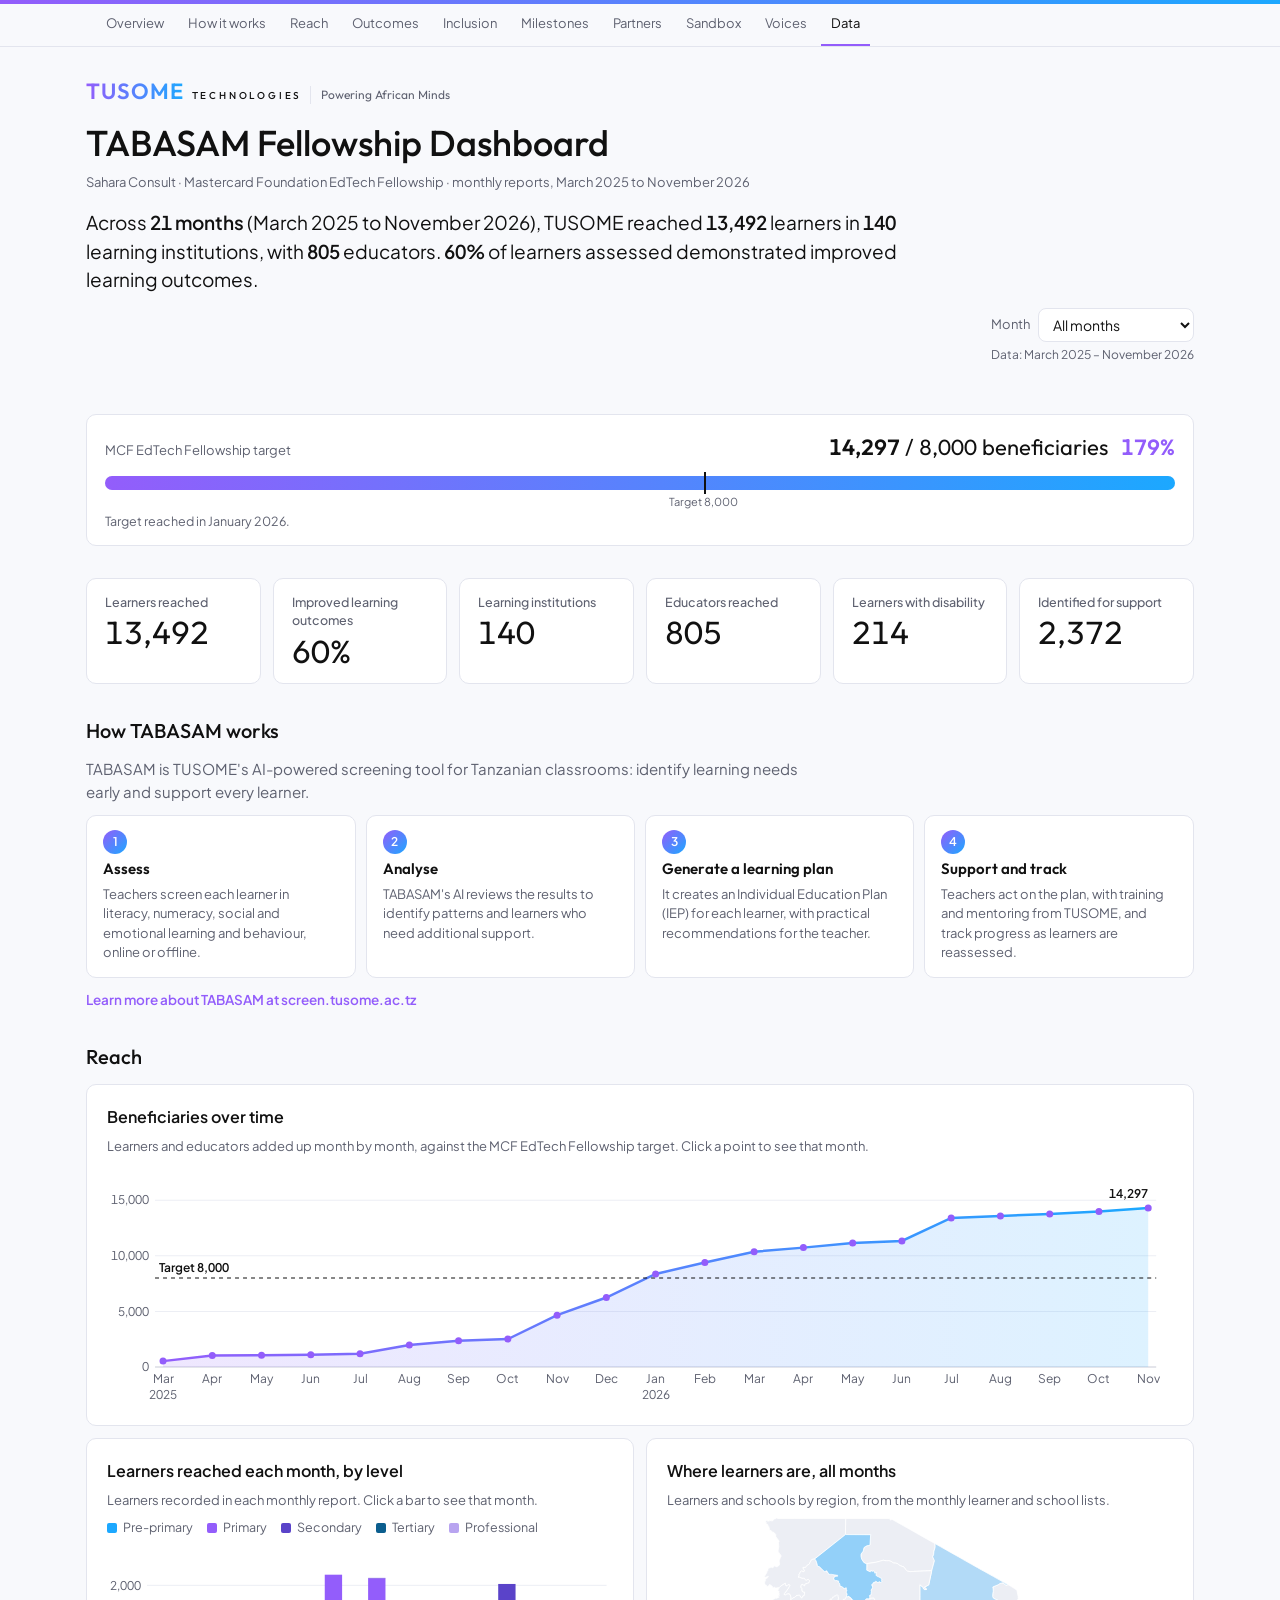
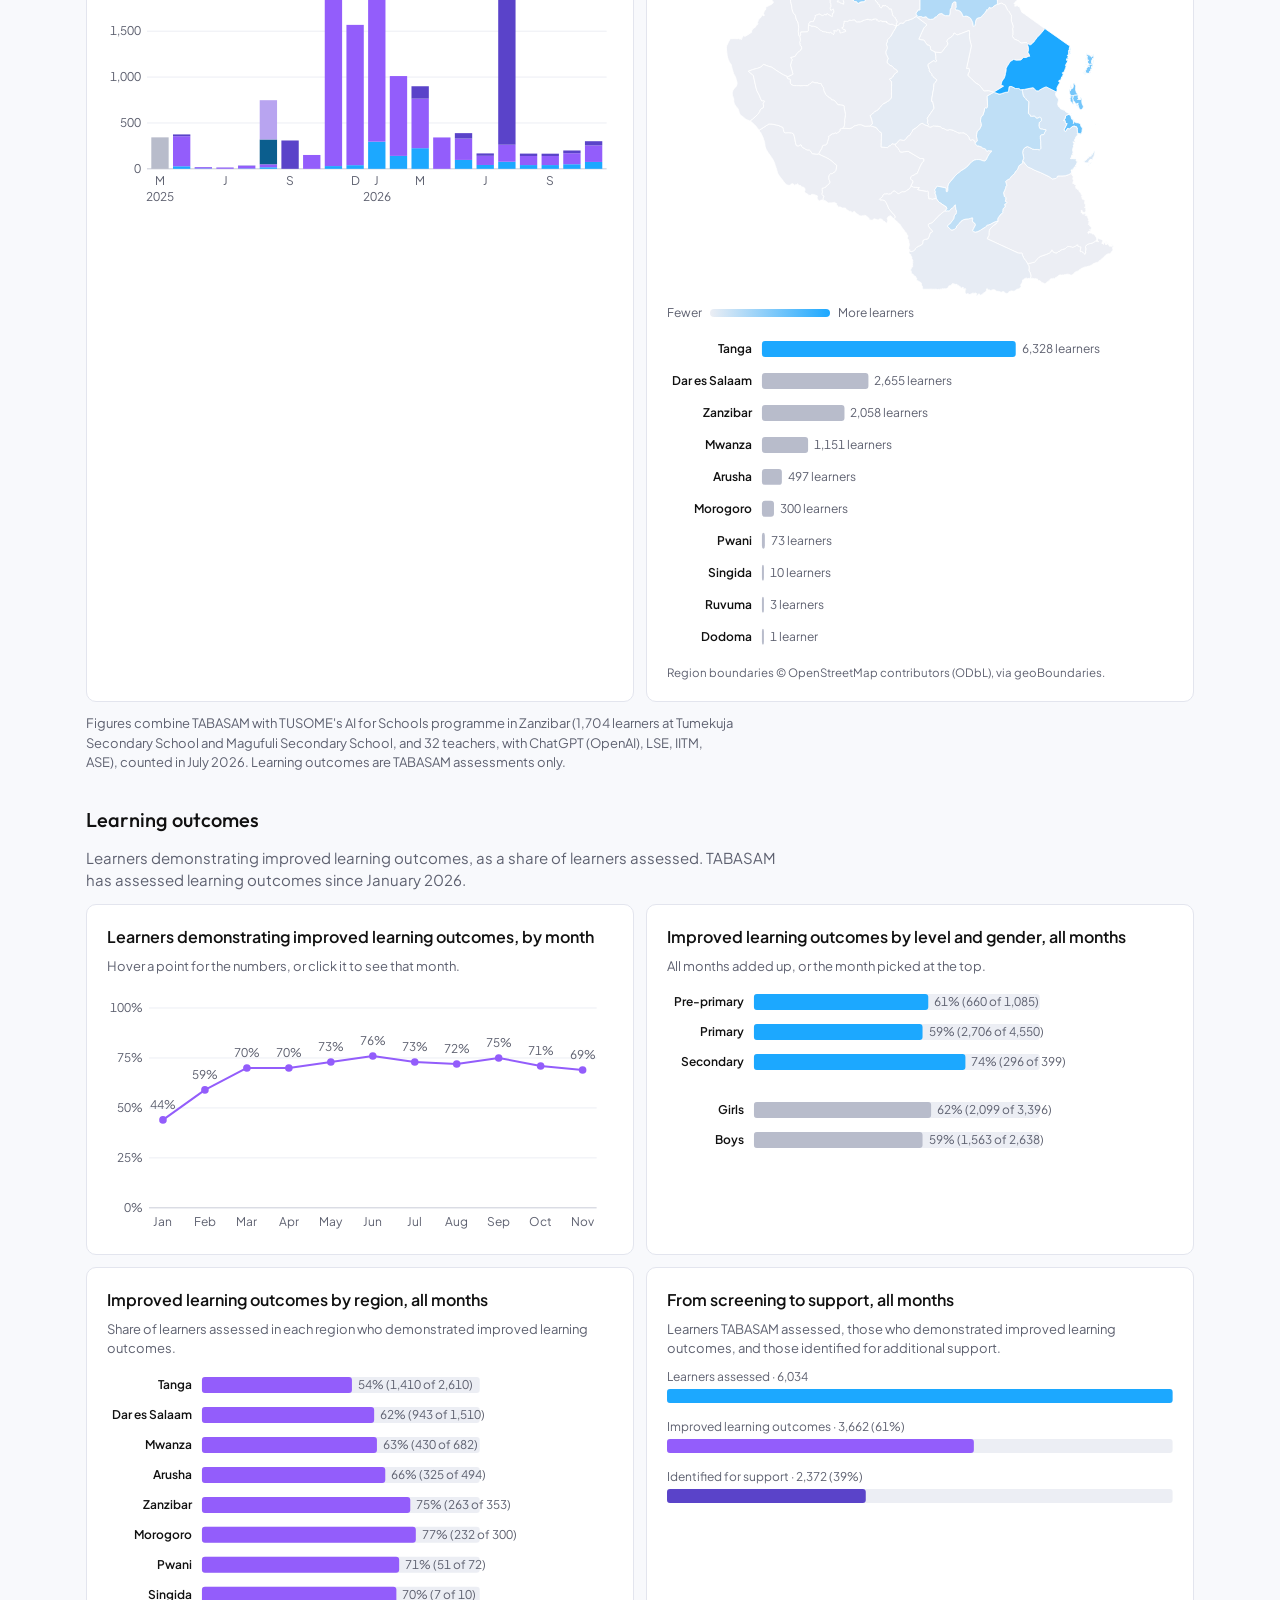
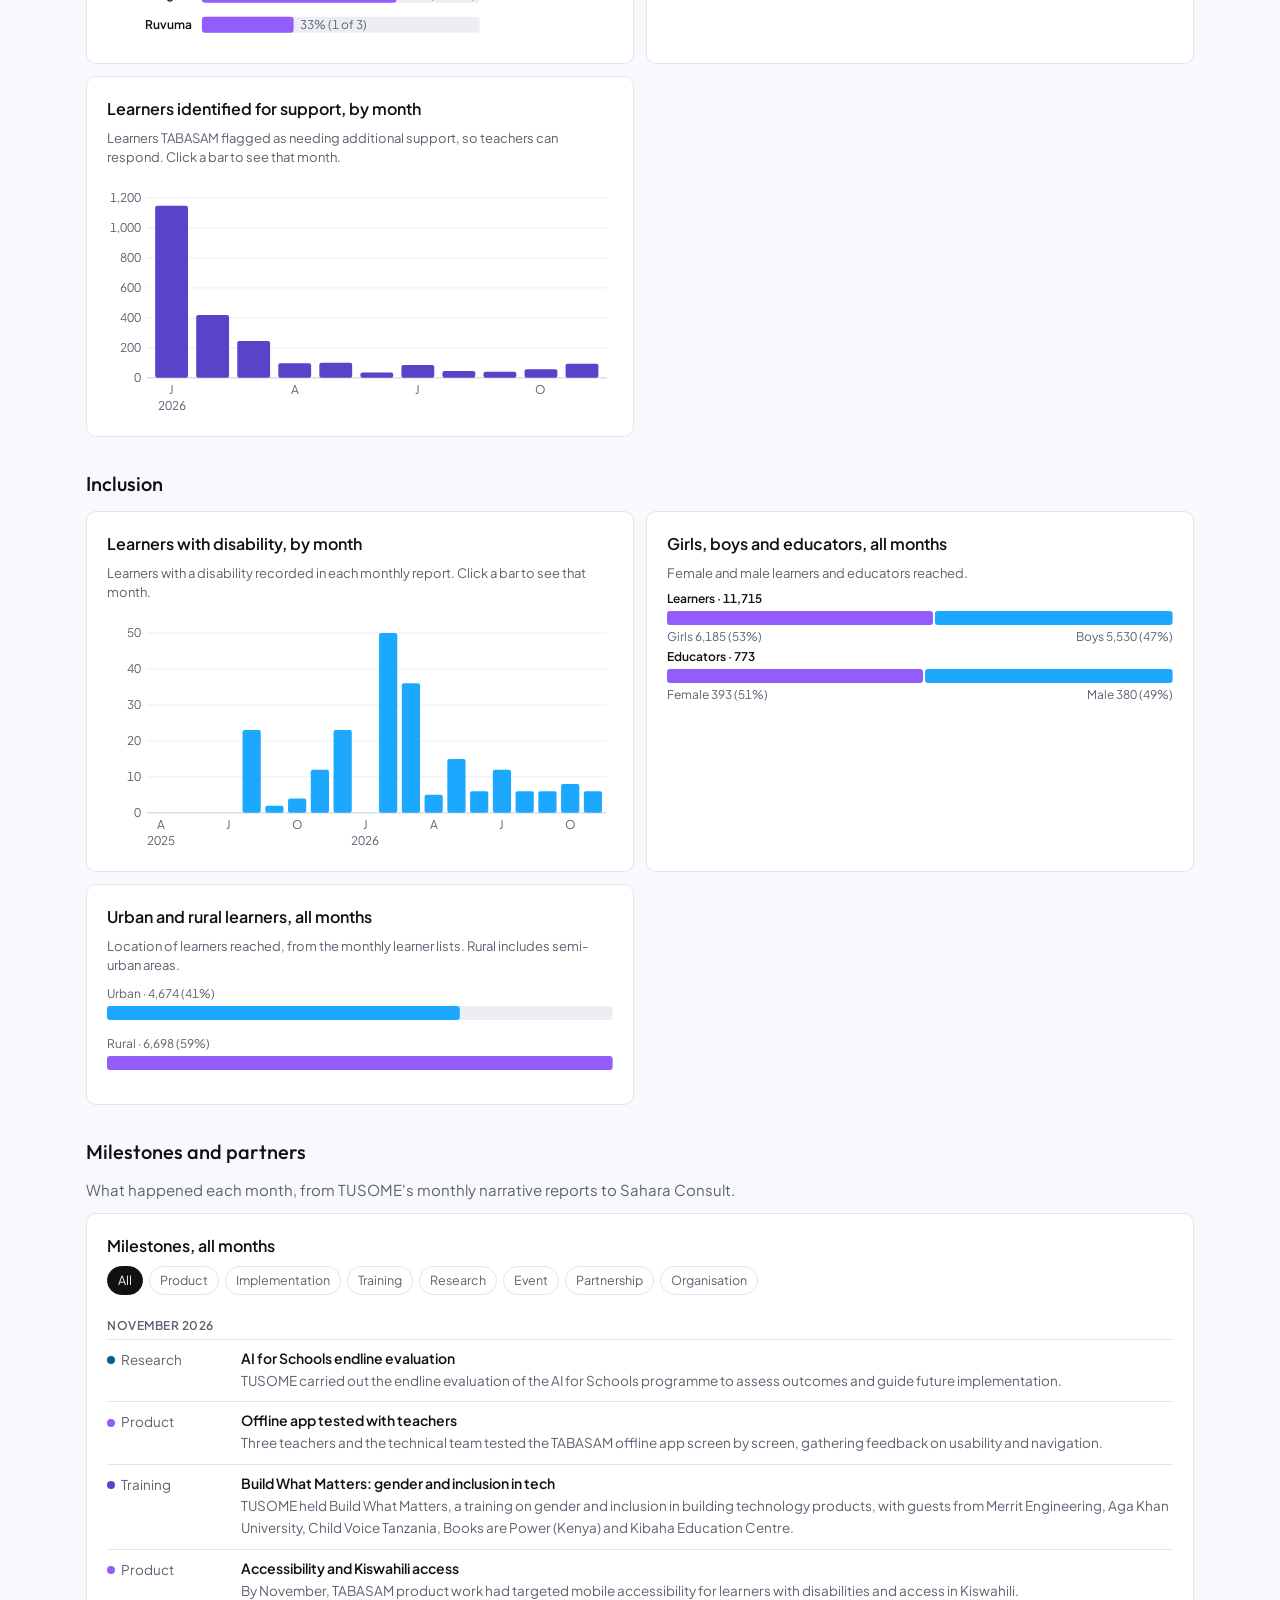
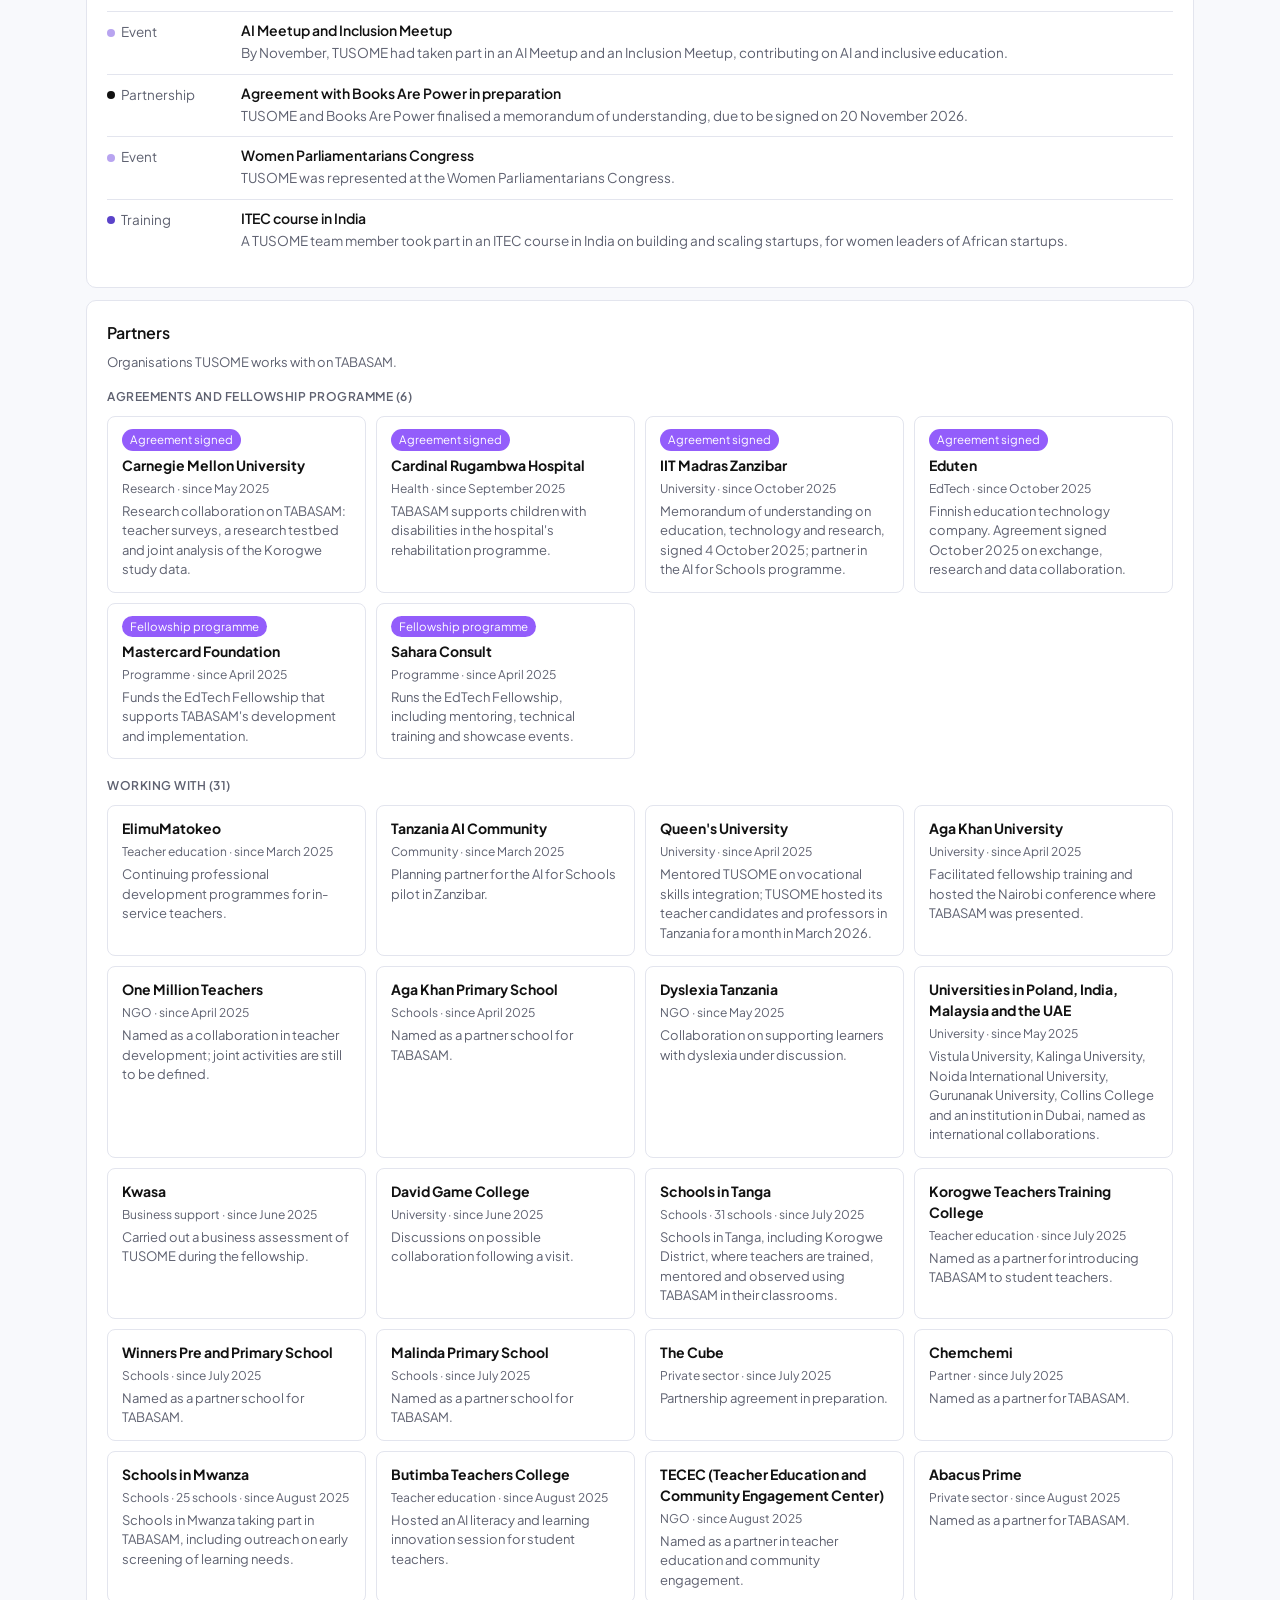
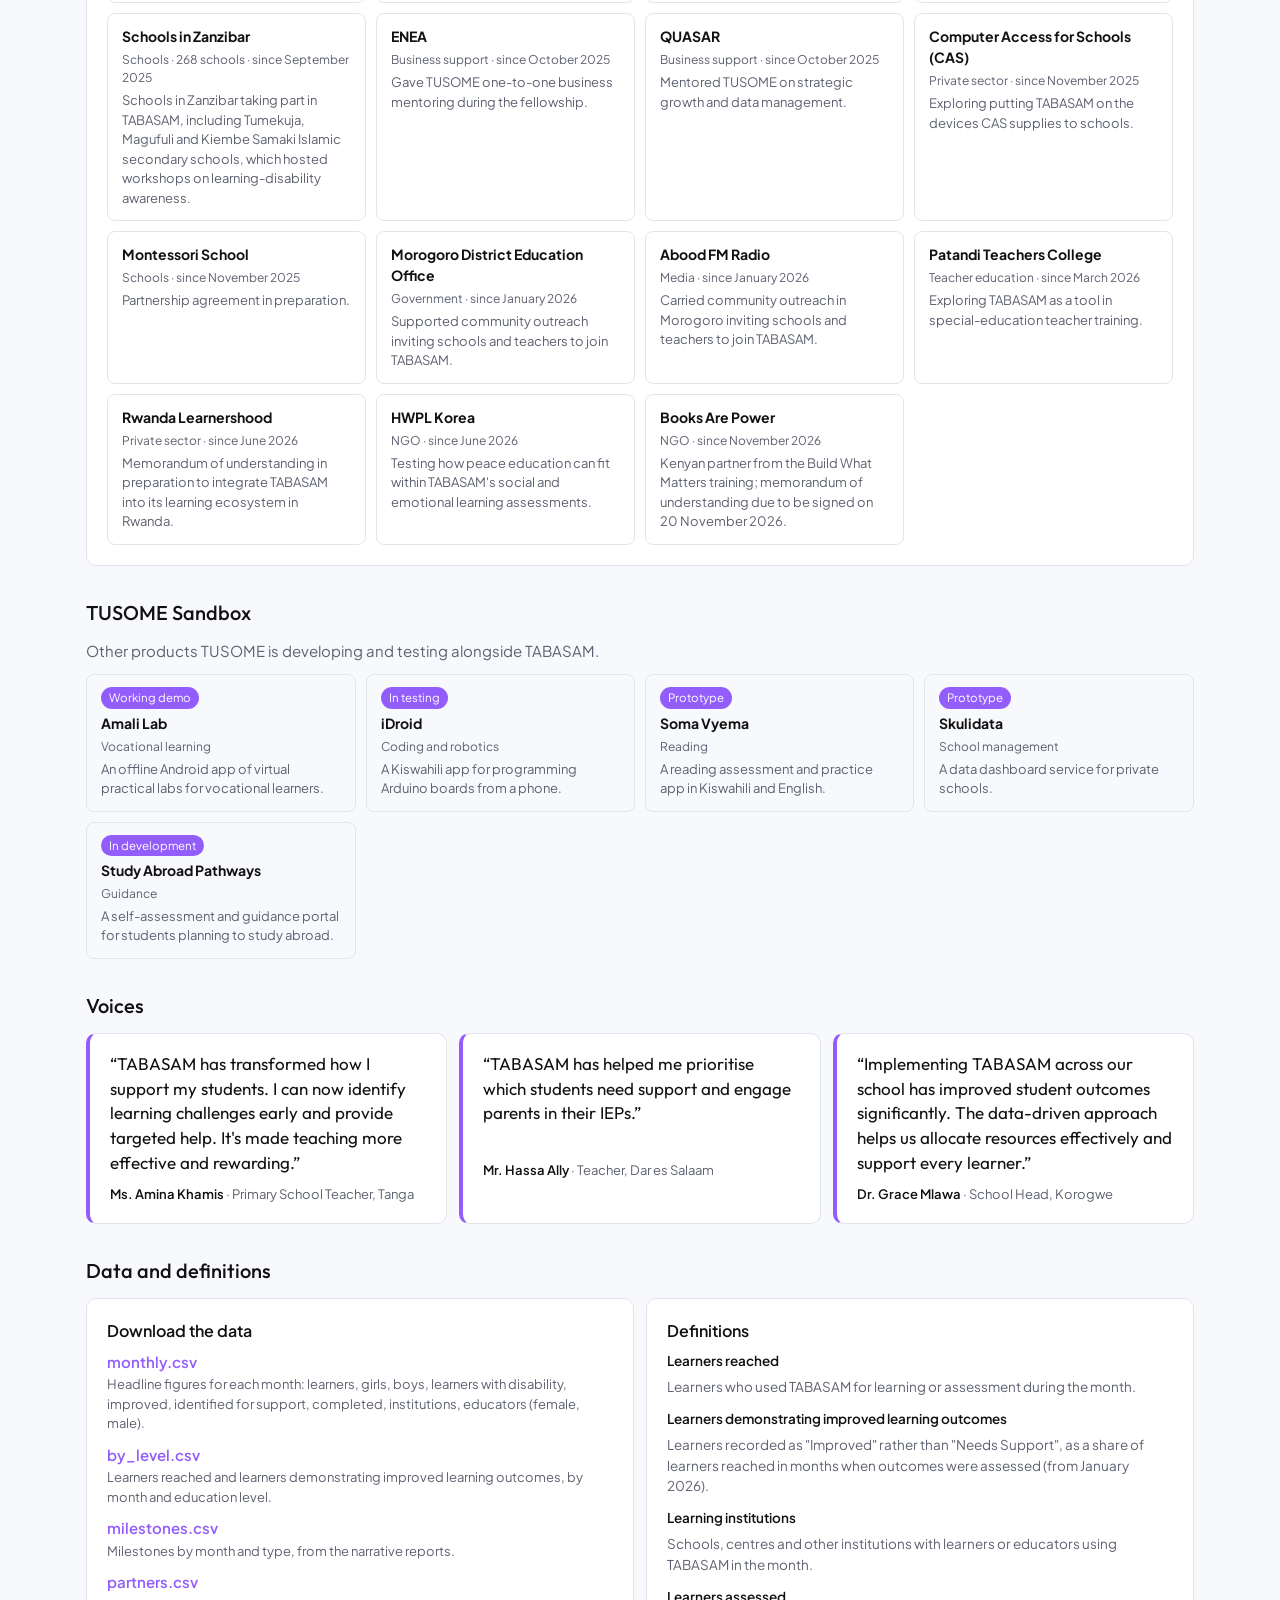
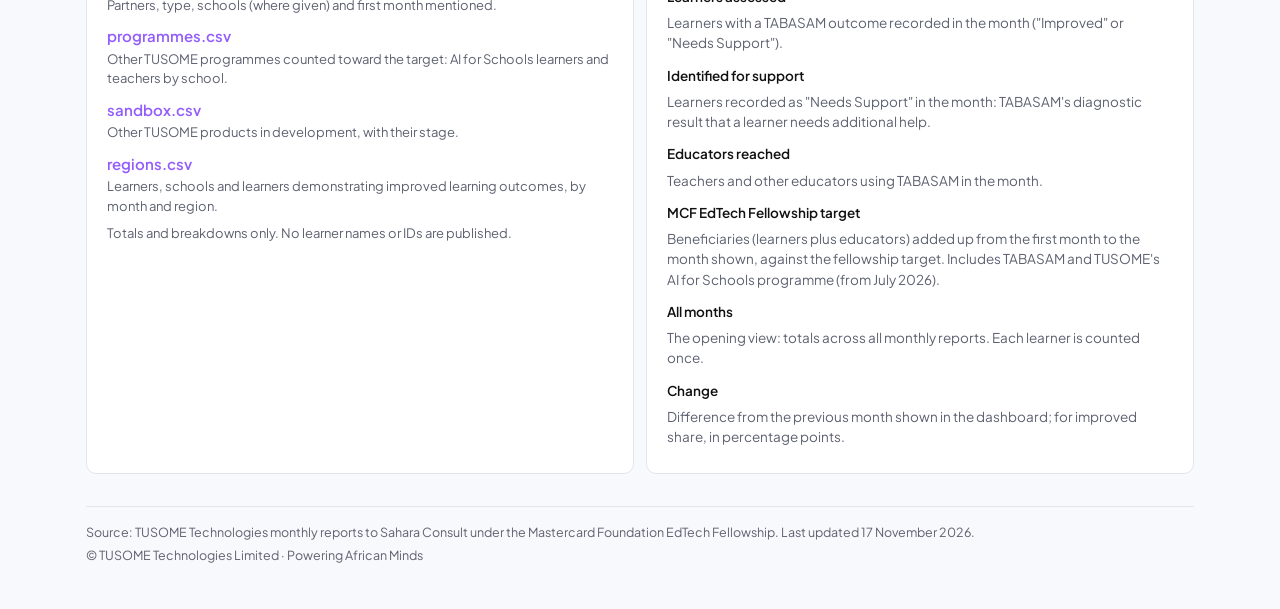
<file: index.html>
<!doctype html>
<html lang="en">
<head>
  <meta charset="utf-8">
  <meta name="viewport" content="width=device-width, initial-scale=1">
  <title>TABASAM Fellowship Dashboard · TUSOME Technologies</title>
  <meta name="description" content="TABASAM reach and learning outcomes under the Mastercard Foundation EdTech Fellowship with Sahara Consult, reported monthly by TUSOME Technologies.">
  <meta name="robots" content="noindex">
  <link rel="preconnect" href="https://fonts.googleapis.com">
  <link rel="preconnect" href="https://fonts.gstatic.com" crossorigin>
  <link rel="stylesheet" href="https://fonts.googleapis.com/css2?family=Outfit:wght@400;500;600&family=Plus+Jakarta+Sans:wght@400;500;600&display=swap">
  <link rel="stylesheet" href="assets/styles.css">
</head>
<body>
  <div class="bar" aria-hidden="true"></div>
  <nav class="secnav" aria-label="Sections">
    <div class="secnav-in">
      <a href="#overview">Overview</a><a href="#how">How it works</a><a href="#reach">Reach</a><a href="#outcomes">Outcomes</a><a href="#inclusion">Inclusion</a><a href="#journey">Milestones</a><a href="#partners">Partners</a><a href="#sandbox">Sandbox</a><a href="#voices">Voices</a><a href="#data">Data</a>
    </div>
  </nav>
  <main class="wrap">
    <header class="head" id="overview">
      <div class="brand">
        <!-- Text wordmark in TUSOME brand colours. If an official logo file is supplied, put it at assets/logo.svg and swap this span for <img src="assets/logo.svg" alt="TUSOME Technologies" height="28"> -->
        <span class="wordmark" aria-label="TUSOME Technologies"><b>TUSOME</b><small>TECHNOLOGIES</small><i>Powering African Minds</i></span>
      </div>
      <h1>TABASAM Fellowship Dashboard</h1>
      <p class="sub">Sahara Consult · Mastercard Foundation EdTech Fellowship · monthly reports, <span id="range">—</span></p>
      <p class="take">—</p>
      <div class="row">
        <div class="note" id="note">
          <p class="line" id="highlight" hidden><span class="dot"></span><span></span></p>
          <p class="line" id="priority" hidden><span class="dot"></span><span></span></p>
        </div>
        <div class="pick">
          <label class="filter">Month
            <select id="month" aria-label="Month"></select>
          </label>
          <p class="asof" id="asof"></p>
        </div>
      </div>
    </header>

    <section class="goal" id="goal" hidden aria-label="Progress to target">
      <div class="goal-head">
        <span class="goal-label"></span>
        <span class="goal-figs"><b class="goal-n"></b> / <span class="goal-t"></span> beneficiaries <b class="goal-pct"></b></span>
      </div>
      <div class="goal-track"><div class="goal-fill"></div><div class="goal-mark"><span></span></div></div>
      <p class="goal-sub"><span class="goal-hit"></span></p>
    </section>

    <section class="tiles" id="headline" aria-label="Headline figures">
      <div class="tile"><h3>Learners reached</h3><div class="val" data-k="learners">—</div><p class="delta"><span data-d="learners">—</span> vs <span data-k="prev">—</span></p></div>
      <div class="tile"><h3>Improved learning outcomes</h3><div class="val" data-k="improved_pct">—</div><p class="delta"><span data-d="improved_pct">—</span> pts vs <span data-k="prev">—</span></p></div>
      <div class="tile"><h3>Learning institutions</h3><div class="val" data-k="institutions">—</div><p class="delta"><span data-d="institutions">—</span> vs <span data-k="prev">—</span></p></div>
      <div class="tile"><h3>Educators reached</h3><div class="val" data-k="educators">—</div><p class="delta"><span data-d="educators">—</span> vs <span data-k="prev">—</span></p></div>
      <div class="tile"><h3>Learners with disability</h3><div class="val" data-k="pwd">—</div><p class="delta"><span data-d="pwd">—</span> vs <span data-k="prev">—</span></p></div>
      <div class="tile"><h3>Identified for support</h3><div class="val" data-k="needs_support">—</div><p class="delta"><span data-d="needs_support">—</span> vs <span data-k="prev">—</span></p></div>
    </section>

    <section class="sec" id="how">
      <h2>How TABASAM works</h2>
      <p>TABASAM is TUSOME's AI-powered screening tool for Tanzanian classrooms: identify learning needs early and support every learner.</p>
      <ol class="steps">
        <li><b>Assess</b><span>Teachers screen each learner in literacy, numeracy, social and emotional learning and behaviour, online or offline.</span></li>
        <li><b>Analyse</b><span>TABASAM's AI reviews the results to identify patterns and learners who need additional support.</span></li>
        <li><b>Generate a learning plan</b><span>It creates an Individual Education Plan (IEP) for each learner, with practical recommendations for the teacher.</span></li>
        <li><b>Support and track</b><span>Teachers act on the plan, with training and mentoring from TUSOME, and track progress as learners are reassessed.</span></li>
      </ol>
      <p class="more"><a href="https://screen.tusome.ac.tz/" target="_blank" rel="noopener">Learn more about TABASAM at screen.tusome.ac.tz</a></p>
    </section>

    <section class="sec" id="reach">
      <h2>Reach</h2>
      <div class="grid">
        <div class="card wide" id="growth">
          <h3>Beneficiaries over time</h3>
          <p class="cap">Learners and educators added up month by month, against the MCF EdTech Fellowship target. Click a point to see that month.</p>
          <div class="chart" id="chart-growth"></div>
        </div>
        <div class="card" id="reach-by-month">
          <h3>Learners reached each month, by level</h3>
          <p class="cap">Learners recorded in each monthly report. Click a bar to see that month.</p>
          <div class="legend"><span><i class="sw sw-0"></i>Pre-primary</span><span><i class="sw sw-1"></i>Primary</span><span><i class="sw sw-2"></i>Secondary</span><span><i class="sw sw-3"></i>Tertiary</span><span><i class="sw sw-4"></i>Professional</span></div>
          <div class="chart" id="chart-reach"></div>
        </div>
        <div class="card" id="where">
          <h3>Where learners are, <span data-k="label">—</span></h3>
          <p class="cap">Learners and schools by region, from the monthly learner and school lists.</p>
          <div class="map" id="map"></div>
          <div class="map-key" id="map-key"></div>
          <div class="chart short" id="chart-regions"></div>
          <p class="cap small">Region boundaries © OpenStreetMap contributors (ODbL), via geoBoundaries.</p>
        </div>
      </div>
      <p class="cap" id="reach-note" hidden></p>
    </section>

    <section class="sec" id="outcomes">
      <h2>Learning outcomes</h2>
      <p>Learners demonstrating improved learning outcomes, as a share of learners assessed. TABASAM has assessed learning outcomes since January 2026.</p>
      <div class="grid">
        <div class="card" id="improved-trend">
          <h3>Learners demonstrating improved learning outcomes, by month</h3>
          <p class="cap">Hover a point for the numbers, or click it to see that month.</p>
          <div class="chart" id="chart-trend"></div>
        </div>
        <div class="card" id="improved-groups">
          <h3>Improved learning outcomes by level and gender, <span data-k="label">—</span></h3>
          <p class="cap">All months added up, or the month picked at the top.</p>
          <div class="chart short" id="chart-level"></div>
          <div class="chart short" id="chart-gender"></div>
        </div>
        <div class="card" id="improved-regions">
          <h3>Improved learning outcomes by region, <span data-k="label">—</span></h3>
          <p class="cap">Share of learners assessed in each region who demonstrated improved learning outcomes.</p>
          <div class="chart short" id="chart-region-outcomes"></div>
        </div>
        <div class="card" id="funnel">
          <h3>From screening to support, <span data-k="label">—</span></h3>
          <p class="cap">Learners TABASAM assessed, those who demonstrated improved learning outcomes, and those identified for additional support.</p>
          <div class="chart short" id="chart-funnel"></div>
        </div>
        <div class="card" id="support">
          <h3>Learners identified for support, by month</h3>
          <p class="cap">Learners TABASAM flagged as needing additional support, so teachers can respond. Click a bar to see that month.</p>
          <div class="chart" id="chart-support"></div>
        </div>
      </div>
    </section>

    <section class="sec" id="inclusion">
      <h2>Inclusion</h2>
      <div class="grid">
        <div class="card" id="pwd">
          <h3>Learners with disability, by month</h3>
          <p class="cap">Learners with a disability recorded in each monthly report. Click a bar to see that month.</p>
          <div class="chart" id="chart-pwd"></div>
        </div>
        <div class="card" id="gender-split">
          <h3>Girls, boys and educators, <span data-k="label">—</span></h3>
          <p class="cap">Female and male learners and educators reached.</p>
          <div class="chart short" id="chart-split"></div>
        </div>
        <div class="card" id="location">
          <h3>Urban and rural learners, <span data-k="label">—</span></h3>
          <p class="cap">Location of learners reached, from the monthly learner lists. Rural includes semi-urban areas.</p>
          <div class="chart short" id="chart-location"></div>
        </div>
      </div>
    </section>

    <section class="sec" id="journey">
      <h2>Milestones and partners</h2>
      <p>What happened each month, from TUSOME's monthly narrative reports to Sahara Consult.</p>
      <div class="grid">
        <div class="card wide" id="milestones">
          <h3>Milestones, <span data-k="label">—</span></h3>
          <div class="chips" id="ms-filter" role="group" aria-label="Filter milestones by type"></div>
          <ol class="ms-list" id="ms-list"></ol>
        </div>
        <div class="card wide" id="partners">
          <h3>Partners</h3>
          <p class="cap">Organisations TUSOME works with on TABASAM.</p>
          <div class="partners" id="partner-list"></div>
        </div>
      </div>
    </section>

    <section class="sec" id="sandbox" hidden>
      <h2>TUSOME Sandbox</h2>
      <p>Other products TUSOME is developing and testing alongside TABASAM.</p>
      <div class="partners" id="sandbox-list"></div>
    </section>

    <section class="sec" id="voices" hidden>
      <h2>Voices</h2>
      <div class="quotes" id="quote-list"></div>
    </section>

    <section class="sec" id="data">
      <h2>Data and definitions</h2>
      <div class="grid">
        <div class="card">
          <h3>Download the data</h3>
          <ul class="files">
            <li><a href="data/monthly.csv" download>monthly.csv</a><span>Headline figures for each month: learners, girls, boys, learners with disability, improved, identified for support, completed, institutions, educators (female, male).</span></li>
            <li><a href="data/by_level.csv" download>by_level.csv</a><span>Learners reached and learners demonstrating improved learning outcomes, by month and education level.</span></li>
            <li><a href="data/milestones.csv" download>milestones.csv</a><span>Milestones by month and type, from the narrative reports.</span></li>
            <li><a href="data/partners.csv" download>partners.csv</a><span>Partners, type, schools (where given) and first month mentioned.</span></li>
            <li><a href="data/programmes.csv" download>programmes.csv</a><span>Other TUSOME programmes counted toward the target: AI for Schools learners and teachers by school.</span></li>
            <li><a href="data/sandbox.csv" download>sandbox.csv</a><span>Other TUSOME products in development, with their stage.</span></li>
            <li><a href="data/regions.csv" download>regions.csv</a><span>Learners, schools and learners demonstrating improved learning outcomes, by month and region.</span></li>
          </ul>
          <p class="cap">Totals and breakdowns only. No learner names or IDs are published.</p>
        </div>
        <div class="card">
          <h3>Definitions</h3>
          <dl class="defs">
            <dt>Learners reached</dt><dd>Learners who used TABASAM for learning or assessment during the month.</dd>
            <dt>Learners demonstrating improved learning outcomes</dt><dd>Learners recorded as "Improved" rather than "Needs Support", as a share of learners reached in months when outcomes were assessed (from January 2026).</dd>
            <dt>Learning institutions</dt><dd>Schools, centres and other institutions with learners or educators using TABASAM in the month.</dd>
            <dt>Learners assessed</dt><dd>Learners with a TABASAM outcome recorded in the month ("Improved" or "Needs Support").</dd>
            <dt>Identified for support</dt><dd>Learners recorded as "Needs Support" in the month: TABASAM's diagnostic result that a learner needs additional help.</dd>
            <dt>Educators reached</dt><dd>Teachers and other educators using TABASAM in the month.</dd>
            <dt>MCF EdTech Fellowship target</dt><dd>Beneficiaries (learners plus educators) added up from the first month to the month shown, against the fellowship target. Includes TABASAM and TUSOME's AI for Schools programme (from July 2026).</dd>
            <dt>All months</dt><dd>The opening view: totals across all monthly reports. Each learner is counted once.</dd>
            <dt>Change</dt><dd>Difference from the previous month shown in the dashboard; for improved share, in percentage points.</dd>
          </dl>
        </div>
      </div>
    </section>

    <footer class="foot">
      <p>Source: TUSOME Technologies monthly reports to Sahara Consult under the Mastercard Foundation EdTech Fellowship. Last updated <span id="updated">—</span>.</p>
      <p>© TUSOME Technologies Limited · Powering African Minds</p>
    </footer>
  </main>
  <div class="tip" id="tip" hidden></div>
  <script src="assets/vendor/d3.v7.9.0.min.js"></script>
  <script src="assets/app.js"></script>
</body>
</html>
</file>
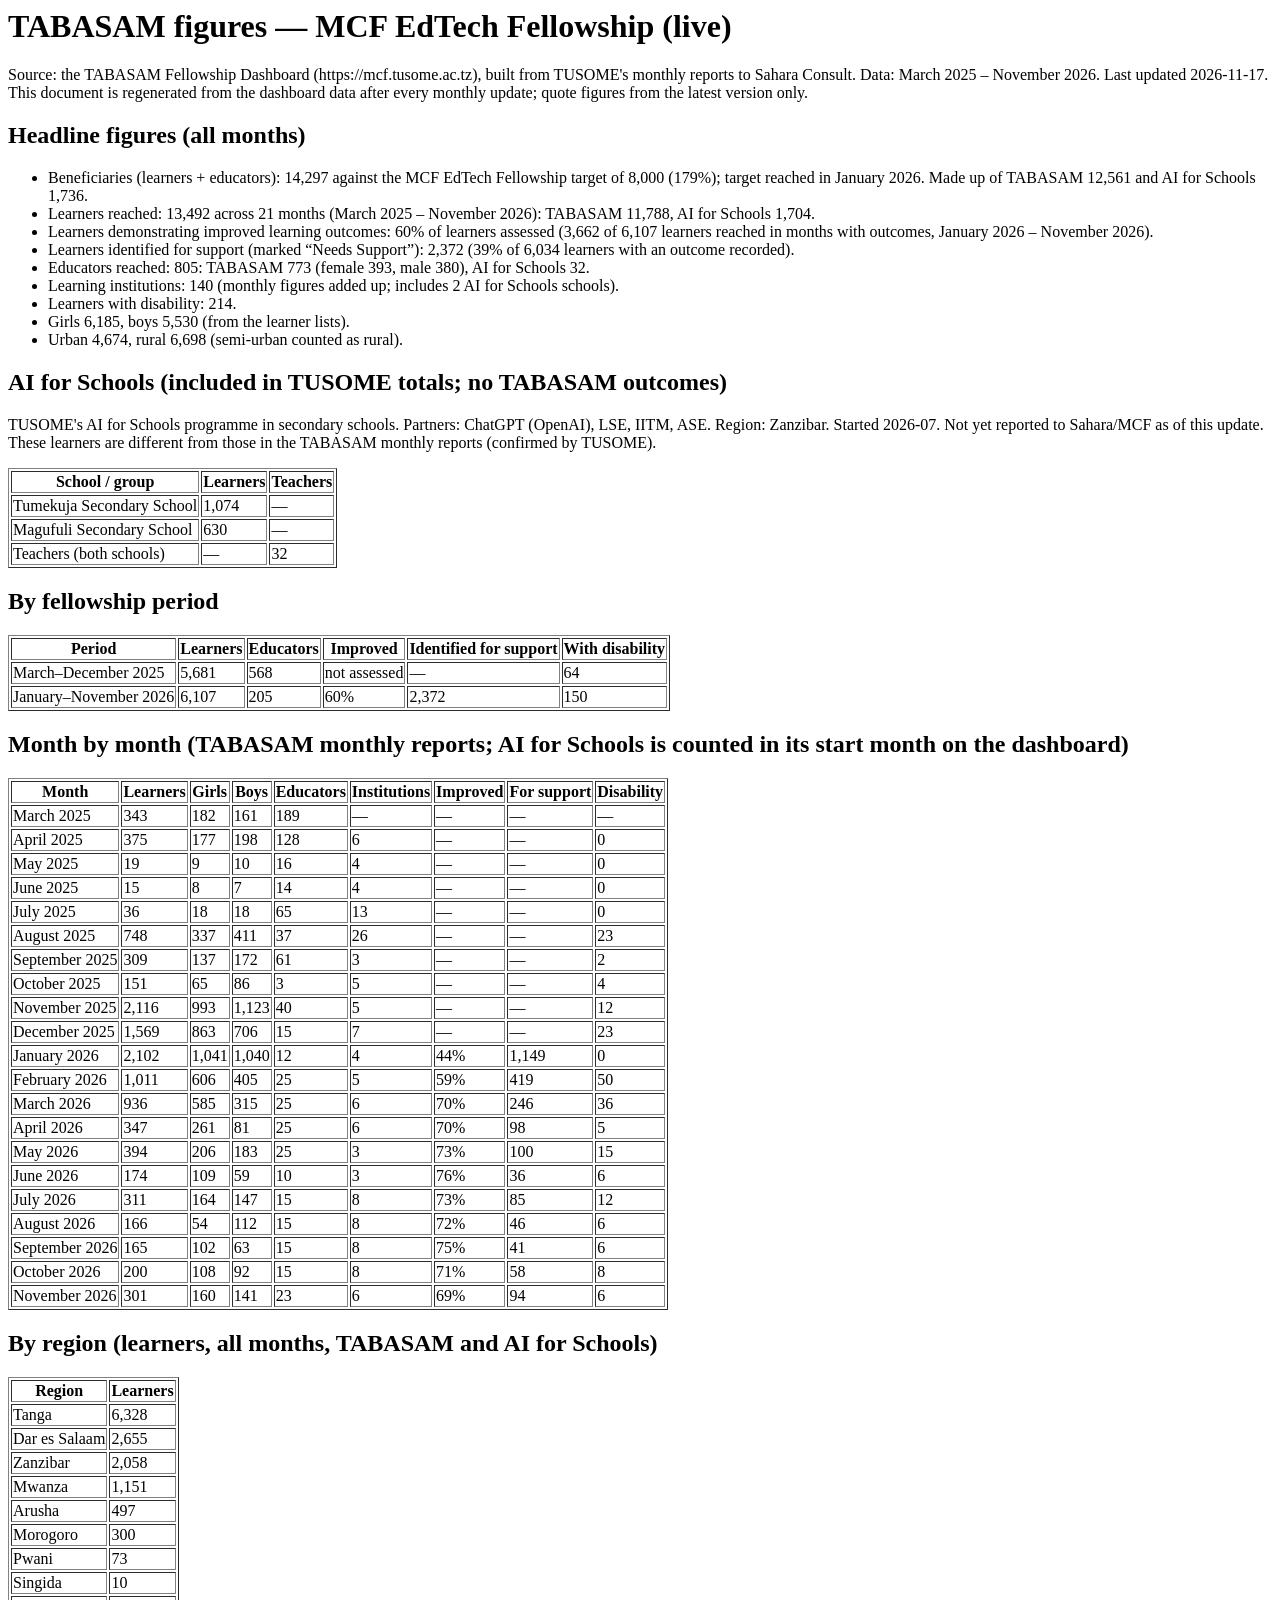
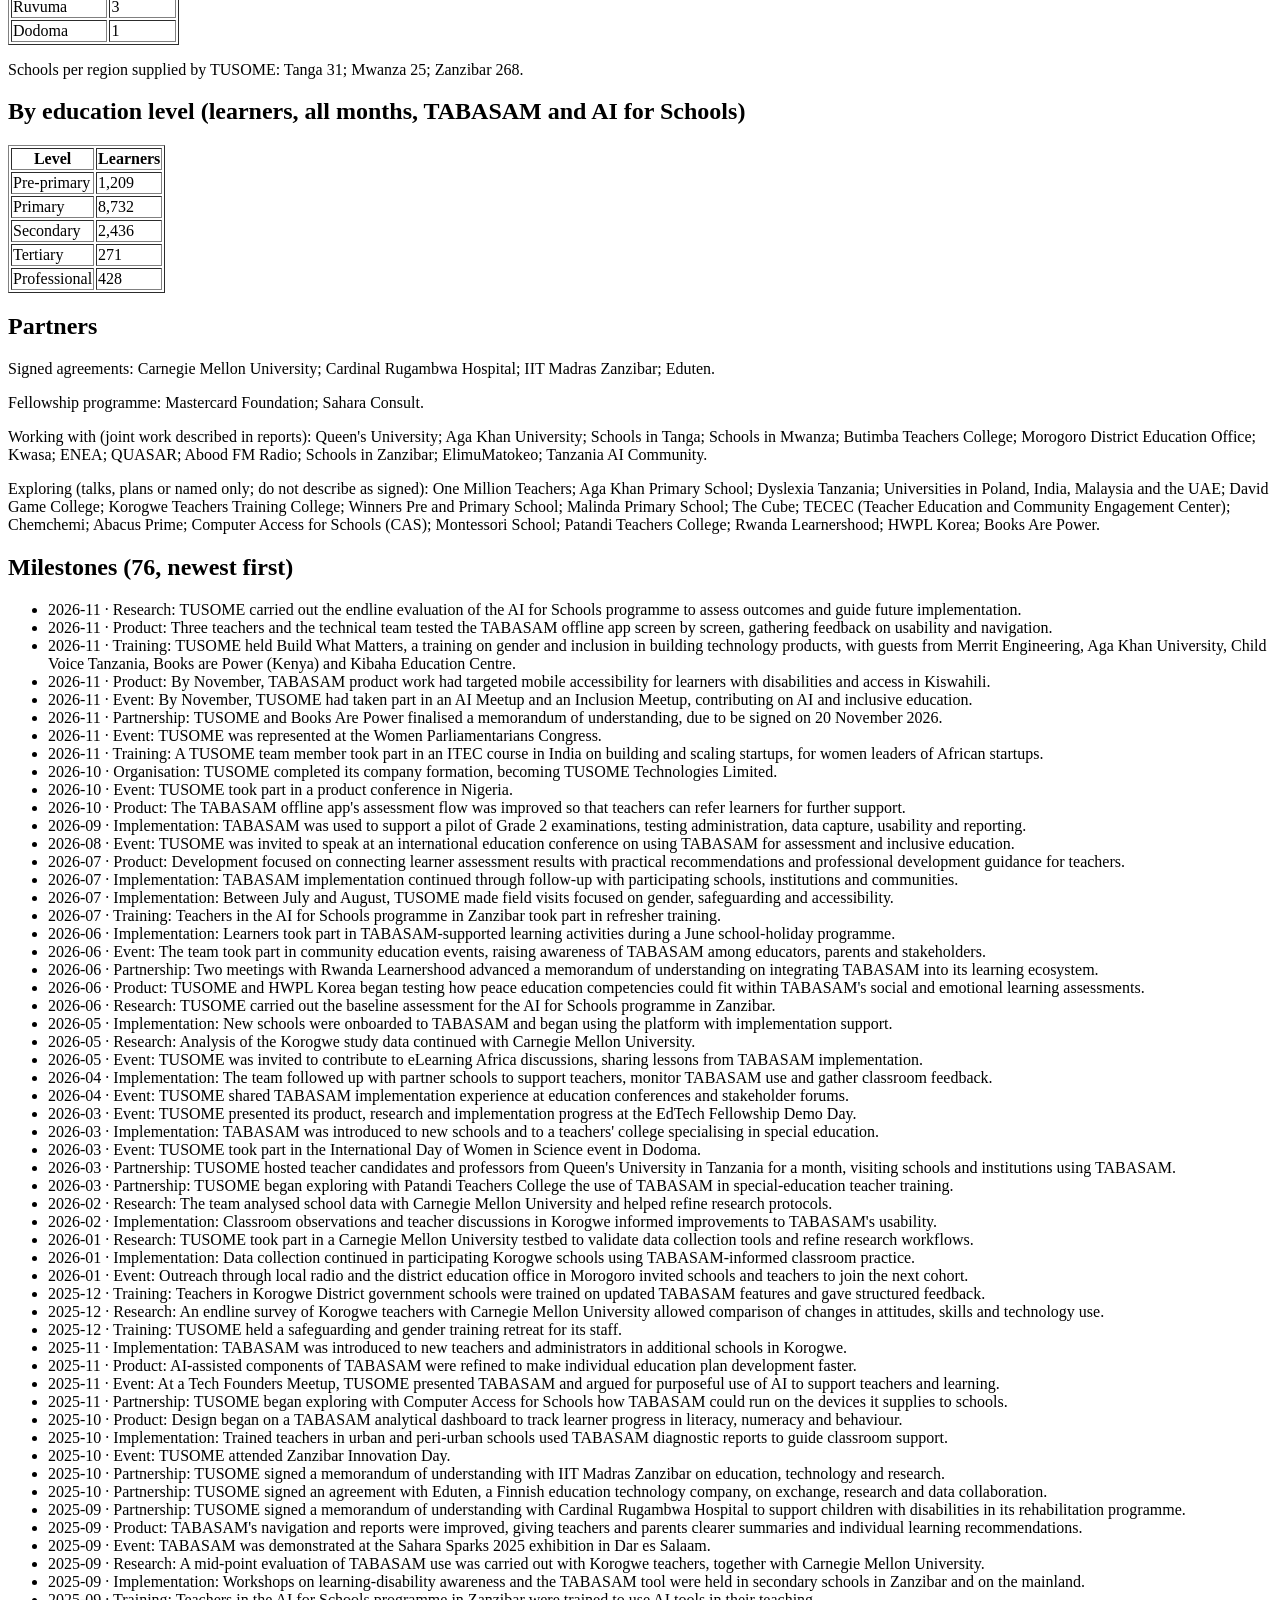
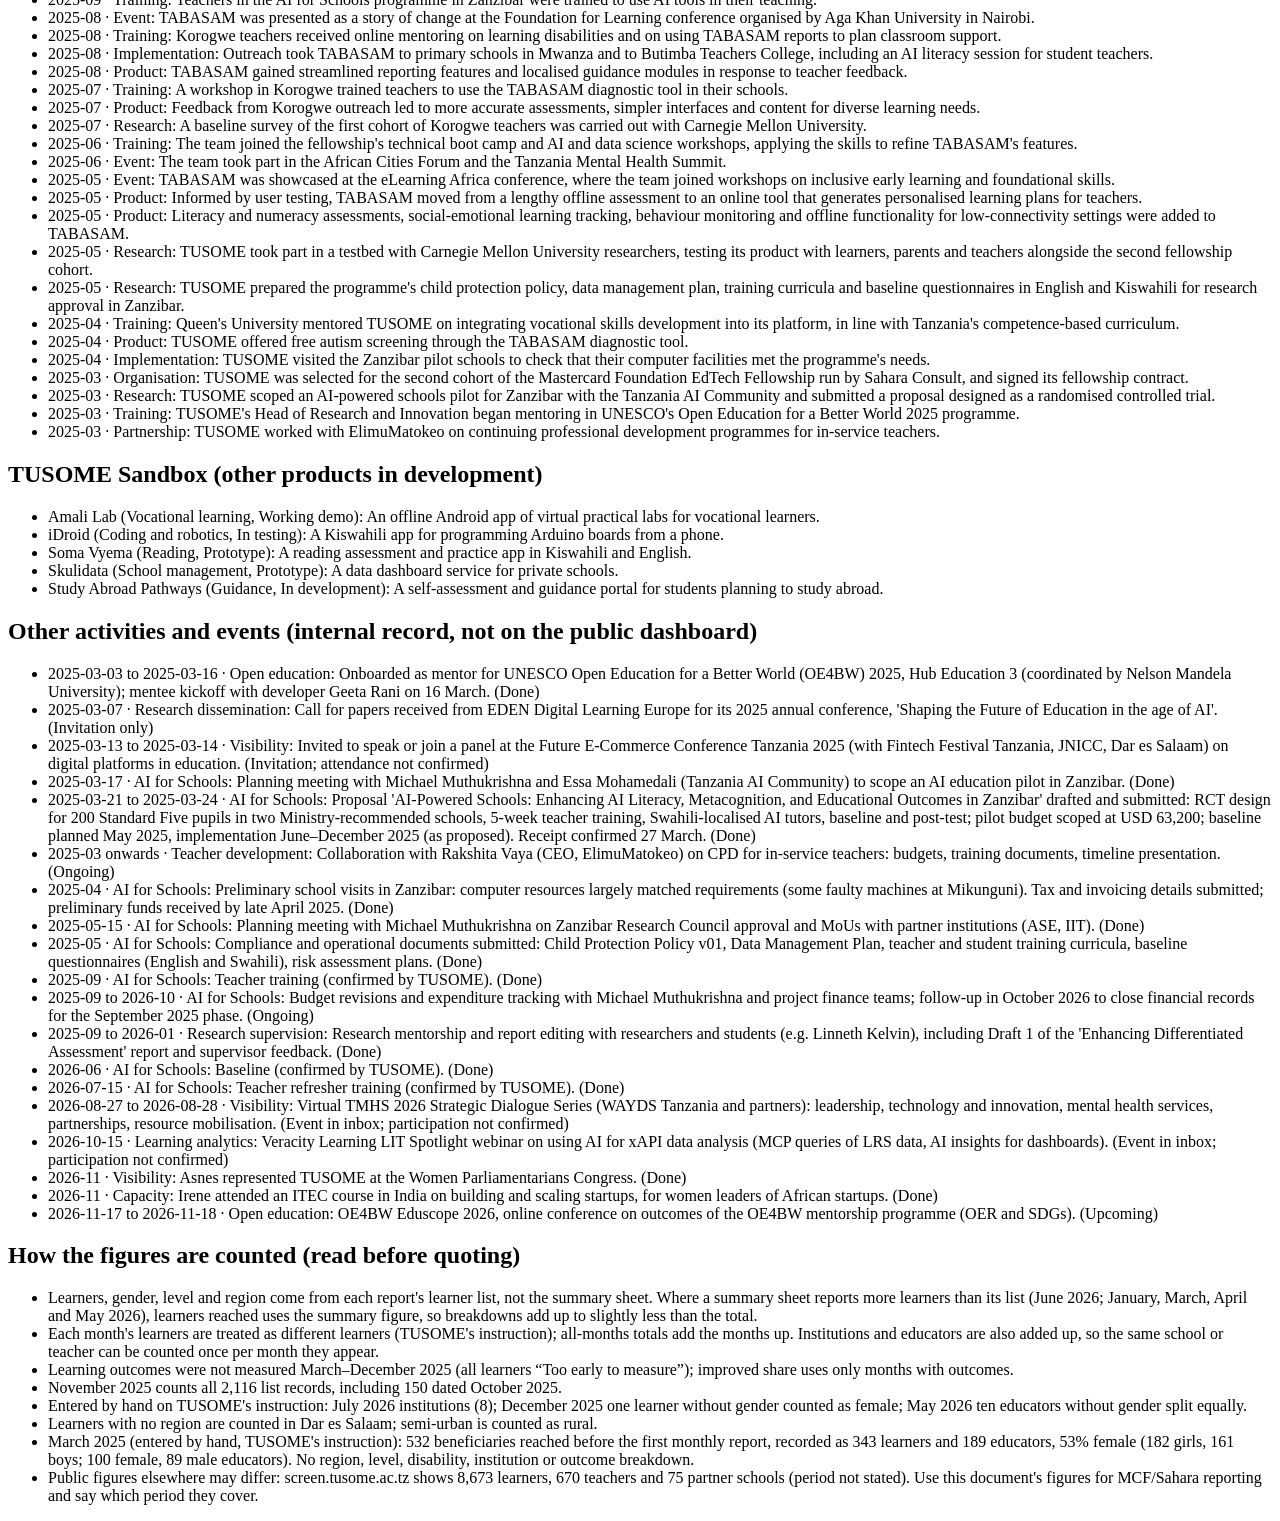
<file: ask-tusome/TABASAM_facts.html>
<html><body>
<h1>TABASAM figures — MCF EdTech Fellowship (live)</h1>
<p>Source: the TABASAM Fellowship Dashboard (https://mcf.tusome.ac.tz), built from TUSOME&#x27;s monthly reports to Sahara Consult. Data: March 2025 – November 2026. Last updated 2026-11-17. This document is regenerated from the dashboard data after every monthly update; quote figures from the latest version only.</p>
<h2>Headline figures (all months)</h2>
<ul><li>Beneficiaries (learners + educators): 14,297 against the MCF EdTech Fellowship target of 8,000 (179%); target reached in January 2026. Made up of TABASAM 12,561 and AI for Schools 1,736.</li><li>Learners reached: 13,492 across 21 months (March 2025 – November 2026): TABASAM 11,788, AI for Schools 1,704.</li><li>Learners demonstrating improved learning outcomes: 60% of learners assessed (3,662 of 6,107 learners reached in months with outcomes, January 2026 – November 2026).</li><li>Learners identified for support (marked “Needs Support”): 2,372 (39% of 6,034 learners with an outcome recorded).</li><li>Educators reached: 805: TABASAM 773 (female 393, male 380), AI for Schools 32.</li><li>Learning institutions: 140 (monthly figures added up; includes 2 AI for Schools schools).</li><li>Learners with disability: 214.</li><li>Girls 6,185, boys 5,530 (from the learner lists).</li><li>Urban 4,674, rural 6,698 (semi-urban counted as rural).</li></ul>
<h2>AI for Schools (included in TUSOME totals; no TABASAM outcomes)</h2>
<p>TUSOME&#x27;s AI for Schools programme in secondary schools. Partners: ChatGPT (OpenAI), LSE, IITM, ASE. Region: Zanzibar. Started 2026-07. Not yet reported to Sahara/MCF as of this update. These learners are different from those in the TABASAM monthly reports (confirmed by TUSOME).</p>
<table border='1'><tr><th>School / group</th><th>Learners</th><th>Teachers</th></tr><tr><td>Tumekuja Secondary School</td><td>1,074</td><td>—</td></tr><tr><td>Magufuli Secondary School</td><td>630</td><td>—</td></tr><tr><td>Teachers (both schools)</td><td>—</td><td>32</td></tr></table>
<h2>By fellowship period</h2>
<table border='1'><tr><th>Period</th><th>Learners</th><th>Educators</th><th>Improved</th><th>Identified for support</th><th>With disability</th></tr><tr><td>March–December 2025</td><td>5,681</td><td>568</td><td>not assessed</td><td>—</td><td>64</td></tr><tr><td>January–November 2026</td><td>6,107</td><td>205</td><td>60%</td><td>2,372</td><td>150</td></tr></table>
<h2>Month by month (TABASAM monthly reports; AI for Schools is counted in its start month on the dashboard)</h2>
<table border='1'><tr><th>Month</th><th>Learners</th><th>Girls</th><th>Boys</th><th>Educators</th><th>Institutions</th><th>Improved</th><th>For support</th><th>Disability</th></tr><tr><td>March 2025</td><td>343</td><td>182</td><td>161</td><td>189</td><td>—</td><td>—</td><td>—</td><td>—</td></tr><tr><td>April 2025</td><td>375</td><td>177</td><td>198</td><td>128</td><td>6</td><td>—</td><td>—</td><td>0</td></tr><tr><td>May 2025</td><td>19</td><td>9</td><td>10</td><td>16</td><td>4</td><td>—</td><td>—</td><td>0</td></tr><tr><td>June 2025</td><td>15</td><td>8</td><td>7</td><td>14</td><td>4</td><td>—</td><td>—</td><td>0</td></tr><tr><td>July 2025</td><td>36</td><td>18</td><td>18</td><td>65</td><td>13</td><td>—</td><td>—</td><td>0</td></tr><tr><td>August 2025</td><td>748</td><td>337</td><td>411</td><td>37</td><td>26</td><td>—</td><td>—</td><td>23</td></tr><tr><td>September 2025</td><td>309</td><td>137</td><td>172</td><td>61</td><td>3</td><td>—</td><td>—</td><td>2</td></tr><tr><td>October 2025</td><td>151</td><td>65</td><td>86</td><td>3</td><td>5</td><td>—</td><td>—</td><td>4</td></tr><tr><td>November 2025</td><td>2,116</td><td>993</td><td>1,123</td><td>40</td><td>5</td><td>—</td><td>—</td><td>12</td></tr><tr><td>December 2025</td><td>1,569</td><td>863</td><td>706</td><td>15</td><td>7</td><td>—</td><td>—</td><td>23</td></tr><tr><td>January 2026</td><td>2,102</td><td>1,041</td><td>1,040</td><td>12</td><td>4</td><td>44%</td><td>1,149</td><td>0</td></tr><tr><td>February 2026</td><td>1,011</td><td>606</td><td>405</td><td>25</td><td>5</td><td>59%</td><td>419</td><td>50</td></tr><tr><td>March 2026</td><td>936</td><td>585</td><td>315</td><td>25</td><td>6</td><td>70%</td><td>246</td><td>36</td></tr><tr><td>April 2026</td><td>347</td><td>261</td><td>81</td><td>25</td><td>6</td><td>70%</td><td>98</td><td>5</td></tr><tr><td>May 2026</td><td>394</td><td>206</td><td>183</td><td>25</td><td>3</td><td>73%</td><td>100</td><td>15</td></tr><tr><td>June 2026</td><td>174</td><td>109</td><td>59</td><td>10</td><td>3</td><td>76%</td><td>36</td><td>6</td></tr><tr><td>July 2026</td><td>311</td><td>164</td><td>147</td><td>15</td><td>8</td><td>73%</td><td>85</td><td>12</td></tr><tr><td>August 2026</td><td>166</td><td>54</td><td>112</td><td>15</td><td>8</td><td>72%</td><td>46</td><td>6</td></tr><tr><td>September 2026</td><td>165</td><td>102</td><td>63</td><td>15</td><td>8</td><td>75%</td><td>41</td><td>6</td></tr><tr><td>October 2026</td><td>200</td><td>108</td><td>92</td><td>15</td><td>8</td><td>71%</td><td>58</td><td>8</td></tr><tr><td>November 2026</td><td>301</td><td>160</td><td>141</td><td>23</td><td>6</td><td>69%</td><td>94</td><td>6</td></tr></table>
<h2>By region (learners, all months, TABASAM and AI for Schools)</h2>
<table border='1'><tr><th>Region</th><th>Learners</th></tr><tr><td>Tanga</td><td>6,328</td></tr><tr><td>Dar es Salaam</td><td>2,655</td></tr><tr><td>Zanzibar</td><td>2,058</td></tr><tr><td>Mwanza</td><td>1,151</td></tr><tr><td>Arusha</td><td>497</td></tr><tr><td>Morogoro</td><td>300</td></tr><tr><td>Pwani</td><td>73</td></tr><tr><td>Singida</td><td>10</td></tr><tr><td>Ruvuma</td><td>3</td></tr><tr><td>Dodoma</td><td>1</td></tr></table>
<p>Schools per region supplied by TUSOME: Tanga 31; Mwanza 25; Zanzibar 268.</p>
<h2>By education level (learners, all months, TABASAM and AI for Schools)</h2>
<table border='1'><tr><th>Level</th><th>Learners</th></tr><tr><td>Pre-primary</td><td>1,209</td></tr><tr><td>Primary</td><td>8,732</td></tr><tr><td>Secondary</td><td>2,436</td></tr><tr><td>Tertiary</td><td>271</td></tr><tr><td>Professional</td><td>428</td></tr></table>
<h2>Partners</h2>
<p>Signed agreements: Carnegie Mellon University; Cardinal Rugambwa Hospital; IIT Madras Zanzibar; Eduten.</p>
<p>Fellowship programme: Mastercard Foundation; Sahara Consult.</p>
<p>Working with (joint work described in reports): Queen&#x27;s University; Aga Khan University; Schools in Tanga; Schools in Mwanza; Butimba Teachers College; Morogoro District Education Office; Kwasa; ENEA; QUASAR; Abood FM Radio; Schools in Zanzibar; ElimuMatokeo; Tanzania AI Community.</p>
<p>Exploring (talks, plans or named only; do not describe as signed): One Million Teachers; Aga Khan Primary School; Dyslexia Tanzania; Universities in Poland, India, Malaysia and the UAE; David Game College; Korogwe Teachers Training College; Winners Pre and Primary School; Malinda Primary School; The Cube; TECEC (Teacher Education and Community Engagement Center); Chemchemi; Abacus Prime; Computer Access for Schools (CAS); Montessori School; Patandi Teachers College; Rwanda Learnershood; HWPL Korea; Books Are Power.</p>
<h2>Milestones (76, newest first)</h2>
<ul><li>2026-11 · Research: TUSOME carried out the endline evaluation of the AI for Schools programme to assess outcomes and guide future implementation.</li><li>2026-11 · Product: Three teachers and the technical team tested the TABASAM offline app screen by screen, gathering feedback on usability and navigation.</li><li>2026-11 · Training: TUSOME held Build What Matters, a training on gender and inclusion in building technology products, with guests from Merrit Engineering, Aga Khan University, Child Voice Tanzania, Books are Power (Kenya) and Kibaha Education Centre.</li><li>2026-11 · Product: By November, TABASAM product work had targeted mobile accessibility for learners with disabilities and access in Kiswahili.</li><li>2026-11 · Event: By November, TUSOME had taken part in an AI Meetup and an Inclusion Meetup, contributing on AI and inclusive education.</li><li>2026-11 · Partnership: TUSOME and Books Are Power finalised a memorandum of understanding, due to be signed on 20 November 2026.</li><li>2026-11 · Event: TUSOME was represented at the Women Parliamentarians Congress.</li><li>2026-11 · Training: A TUSOME team member took part in an ITEC course in India on building and scaling startups, for women leaders of African startups.</li><li>2026-10 · Organisation: TUSOME completed its company formation, becoming TUSOME Technologies Limited.</li><li>2026-10 · Event: TUSOME took part in a product conference in Nigeria.</li><li>2026-10 · Product: The TABASAM offline app&#x27;s assessment flow was improved so that teachers can refer learners for further support.</li><li>2026-09 · Implementation: TABASAM was used to support a pilot of Grade 2 examinations, testing administration, data capture, usability and reporting.</li><li>2026-08 · Event: TUSOME was invited to speak at an international education conference on using TABASAM for assessment and inclusive education.</li><li>2026-07 · Product: Development focused on connecting learner assessment results with practical recommendations and professional development guidance for teachers.</li><li>2026-07 · Implementation: TABASAM implementation continued through follow-up with participating schools, institutions and communities.</li><li>2026-07 · Implementation: Between July and August, TUSOME made field visits focused on gender, safeguarding and accessibility.</li><li>2026-07 · Training: Teachers in the AI for Schools programme in Zanzibar took part in refresher training.</li><li>2026-06 · Implementation: Learners took part in TABASAM-supported learning activities during a June school-holiday programme.</li><li>2026-06 · Event: The team took part in community education events, raising awareness of TABASAM among educators, parents and stakeholders.</li><li>2026-06 · Partnership: Two meetings with Rwanda Learnershood advanced a memorandum of understanding on integrating TABASAM into its learning ecosystem.</li><li>2026-06 · Product: TUSOME and HWPL Korea began testing how peace education competencies could fit within TABASAM&#x27;s social and emotional learning assessments.</li><li>2026-06 · Research: TUSOME carried out the baseline assessment for the AI for Schools programme in Zanzibar.</li><li>2026-05 · Implementation: New schools were onboarded to TABASAM and began using the platform with implementation support.</li><li>2026-05 · Research: Analysis of the Korogwe study data continued with Carnegie Mellon University.</li><li>2026-05 · Event: TUSOME was invited to contribute to eLearning Africa discussions, sharing lessons from TABASAM implementation.</li><li>2026-04 · Implementation: The team followed up with partner schools to support teachers, monitor TABASAM use and gather classroom feedback.</li><li>2026-04 · Event: TUSOME shared TABASAM implementation experience at education conferences and stakeholder forums.</li><li>2026-03 · Event: TUSOME presented its product, research and implementation progress at the EdTech Fellowship Demo Day.</li><li>2026-03 · Implementation: TABASAM was introduced to new schools and to a teachers&#x27; college specialising in special education.</li><li>2026-03 · Event: TUSOME took part in the International Day of Women in Science event in Dodoma.</li><li>2026-03 · Partnership: TUSOME hosted teacher candidates and professors from Queen&#x27;s University in Tanzania for a month, visiting schools and institutions using TABASAM.</li><li>2026-03 · Partnership: TUSOME began exploring with Patandi Teachers College the use of TABASAM in special-education teacher training.</li><li>2026-02 · Research: The team analysed school data with Carnegie Mellon University and helped refine research protocols.</li><li>2026-02 · Implementation: Classroom observations and teacher discussions in Korogwe informed improvements to TABASAM&#x27;s usability.</li><li>2026-01 · Research: TUSOME took part in a Carnegie Mellon University testbed to validate data collection tools and refine research workflows.</li><li>2026-01 · Implementation: Data collection continued in participating Korogwe schools using TABASAM-informed classroom practice.</li><li>2026-01 · Event: Outreach through local radio and the district education office in Morogoro invited schools and teachers to join the next cohort.</li><li>2025-12 · Training: Teachers in Korogwe District government schools were trained on updated TABASAM features and gave structured feedback.</li><li>2025-12 · Research: An endline survey of Korogwe teachers with Carnegie Mellon University allowed comparison of changes in attitudes, skills and technology use.</li><li>2025-12 · Training: TUSOME held a safeguarding and gender training retreat for its staff.</li><li>2025-11 · Implementation: TABASAM was introduced to new teachers and administrators in additional schools in Korogwe.</li><li>2025-11 · Product: AI-assisted components of TABASAM were refined to make individual education plan development faster.</li><li>2025-11 · Event: At a Tech Founders Meetup, TUSOME presented TABASAM and argued for purposeful use of AI to support teachers and learning.</li><li>2025-11 · Partnership: TUSOME began exploring with Computer Access for Schools how TABASAM could run on the devices it supplies to schools.</li><li>2025-10 · Product: Design began on a TABASAM analytical dashboard to track learner progress in literacy, numeracy and behaviour.</li><li>2025-10 · Implementation: Trained teachers in urban and peri-urban schools used TABASAM diagnostic reports to guide classroom support.</li><li>2025-10 · Event: TUSOME attended Zanzibar Innovation Day.</li><li>2025-10 · Partnership: TUSOME signed a memorandum of understanding with IIT Madras Zanzibar on education, technology and research.</li><li>2025-10 · Partnership: TUSOME signed an agreement with Eduten, a Finnish education technology company, on exchange, research and data collaboration.</li><li>2025-09 · Partnership: TUSOME signed a memorandum of understanding with Cardinal Rugambwa Hospital to support children with disabilities in its rehabilitation programme.</li><li>2025-09 · Product: TABASAM&#x27;s navigation and reports were improved, giving teachers and parents clearer summaries and individual learning recommendations.</li><li>2025-09 · Event: TABASAM was demonstrated at the Sahara Sparks 2025 exhibition in Dar es Salaam.</li><li>2025-09 · Research: A mid-point evaluation of TABASAM use was carried out with Korogwe teachers, together with Carnegie Mellon University.</li><li>2025-09 · Implementation: Workshops on learning-disability awareness and the TABASAM tool were held in secondary schools in Zanzibar and on the mainland.</li><li>2025-09 · Training: Teachers in the AI for Schools programme in Zanzibar were trained to use AI tools in their teaching.</li><li>2025-08 · Event: TABASAM was presented as a story of change at the Foundation for Learning conference organised by Aga Khan University in Nairobi.</li><li>2025-08 · Training: Korogwe teachers received online mentoring on learning disabilities and on using TABASAM reports to plan classroom support.</li><li>2025-08 · Implementation: Outreach took TABASAM to primary schools in Mwanza and to Butimba Teachers College, including an AI literacy session for student teachers.</li><li>2025-08 · Product: TABASAM gained streamlined reporting features and localised guidance modules in response to teacher feedback.</li><li>2025-07 · Training: A workshop in Korogwe trained teachers to use the TABASAM diagnostic tool in their schools.</li><li>2025-07 · Product: Feedback from Korogwe outreach led to more accurate assessments, simpler interfaces and content for diverse learning needs.</li><li>2025-07 · Research: A baseline survey of the first cohort of Korogwe teachers was carried out with Carnegie Mellon University.</li><li>2025-06 · Training: The team joined the fellowship&#x27;s technical boot camp and AI and data science workshops, applying the skills to refine TABASAM&#x27;s features.</li><li>2025-06 · Event: The team took part in the African Cities Forum and the Tanzania Mental Health Summit.</li><li>2025-05 · Event: TABASAM was showcased at the eLearning Africa conference, where the team joined workshops on inclusive early learning and foundational skills.</li><li>2025-05 · Product: Informed by user testing, TABASAM moved from a lengthy offline assessment to an online tool that generates personalised learning plans for teachers.</li><li>2025-05 · Product: Literacy and numeracy assessments, social-emotional learning tracking, behaviour monitoring and offline functionality for low-connectivity settings were added to TABASAM.</li><li>2025-05 · Research: TUSOME took part in a testbed with Carnegie Mellon University researchers, testing its product with learners, parents and teachers alongside the second fellowship cohort.</li><li>2025-05 · Research: TUSOME prepared the programme&#x27;s child protection policy, data management plan, training curricula and baseline questionnaires in English and Kiswahili for research approval in Zanzibar.</li><li>2025-04 · Training: Queen&#x27;s University mentored TUSOME on integrating vocational skills development into its platform, in line with Tanzania&#x27;s competence-based curriculum.</li><li>2025-04 · Product: TUSOME offered free autism screening through the TABASAM diagnostic tool.</li><li>2025-04 · Implementation: TUSOME visited the Zanzibar pilot schools to check that their computer facilities met the programme&#x27;s needs.</li><li>2025-03 · Organisation: TUSOME was selected for the second cohort of the Mastercard Foundation EdTech Fellowship run by Sahara Consult, and signed its fellowship contract.</li><li>2025-03 · Research: TUSOME scoped an AI-powered schools pilot for Zanzibar with the Tanzania AI Community and submitted a proposal designed as a randomised controlled trial.</li><li>2025-03 · Training: TUSOME&#x27;s Head of Research and Innovation began mentoring in UNESCO&#x27;s Open Education for a Better World 2025 programme.</li><li>2025-03 · Partnership: TUSOME worked with ElimuMatokeo on continuing professional development programmes for in-service teachers.</li></ul>
<h2>TUSOME Sandbox (other products in development)</h2>
<ul><li>Amali Lab (Vocational learning, Working demo): An offline Android app of virtual practical labs for vocational learners.</li><li>iDroid (Coding and robotics, In testing): A Kiswahili app for programming Arduino boards from a phone.</li><li>Soma Vyema (Reading, Prototype): A reading assessment and practice app in Kiswahili and English.</li><li>Skulidata (School management, Prototype): A data dashboard service for private schools.</li><li>Study Abroad Pathways (Guidance, In development): A self-assessment and guidance portal for students planning to study abroad.</li></ul>
<h2>Other activities and events (internal record, not on the public dashboard)</h2>
<ul><li>2025-03-03 to 2025-03-16 · Open education: Onboarded as mentor for UNESCO Open Education for a Better World (OE4BW) 2025, Hub Education 3 (coordinated by Nelson Mandela University); mentee kickoff with developer Geeta Rani on 16 March. (Done)</li><li>2025-03-07 · Research dissemination: Call for papers received from EDEN Digital Learning Europe for its 2025 annual conference, &#x27;Shaping the Future of Education in the age of AI&#x27;. (Invitation only)</li><li>2025-03-13 to 2025-03-14 · Visibility: Invited to speak or join a panel at the Future E-Commerce Conference Tanzania 2025 (with Fintech Festival Tanzania, JNICC, Dar es Salaam) on digital platforms in education. (Invitation; attendance not confirmed)</li><li>2025-03-17 · AI for Schools: Planning meeting with Michael Muthukrishna and Essa Mohamedali (Tanzania AI Community) to scope an AI education pilot in Zanzibar. (Done)</li><li>2025-03-21 to 2025-03-24 · AI for Schools: Proposal &#x27;AI-Powered Schools: Enhancing AI Literacy, Metacognition, and Educational Outcomes in Zanzibar&#x27; drafted and submitted: RCT design for 200 Standard Five pupils in two Ministry-recommended schools, 5-week teacher training, Swahili-localised AI tutors, baseline and post-test; pilot budget scoped at USD 63,200; baseline planned May 2025, implementation June–December 2025 (as proposed). Receipt confirmed 27 March. (Done)</li><li>2025-03 onwards · Teacher development: Collaboration with Rakshita Vaya (CEO, ElimuMatokeo) on CPD for in-service teachers: budgets, training documents, timeline presentation. (Ongoing)</li><li>2025-04 · AI for Schools: Preliminary school visits in Zanzibar: computer resources largely matched requirements (some faulty machines at Mikunguni). Tax and invoicing details submitted; preliminary funds received by late April 2025. (Done)</li><li>2025-05-15 · AI for Schools: Planning meeting with Michael Muthukrishna on Zanzibar Research Council approval and MoUs with partner institutions (ASE, IIT). (Done)</li><li>2025-05 · AI for Schools: Compliance and operational documents submitted: Child Protection Policy v01, Data Management Plan, teacher and student training curricula, baseline questionnaires (English and Swahili), risk assessment plans. (Done)</li><li>2025-09 · AI for Schools: Teacher training (confirmed by TUSOME). (Done)</li><li>2025-09 to 2026-10 · AI for Schools: Budget revisions and expenditure tracking with Michael Muthukrishna and project finance teams; follow-up in October 2026 to close financial records for the September 2025 phase. (Ongoing)</li><li>2025-09 to 2026-01 · Research supervision: Research mentorship and report editing with researchers and students (e.g. Linneth Kelvin), including Draft 1 of the &#x27;Enhancing Differentiated Assessment&#x27; report and supervisor feedback. (Done)</li><li>2026-06 · AI for Schools: Baseline (confirmed by TUSOME). (Done)</li><li>2026-07-15 · AI for Schools: Teacher refresher training (confirmed by TUSOME). (Done)</li><li>2026-08-27 to 2026-08-28 · Visibility: Virtual TMHS 2026 Strategic Dialogue Series (WAYDS Tanzania and partners): leadership, technology and innovation, mental health services, partnerships, resource mobilisation. (Event in inbox; participation not confirmed)</li><li>2026-10-15 · Learning analytics: Veracity Learning LIT Spotlight webinar on using AI for xAPI data analysis (MCP queries of LRS data, AI insights for dashboards). (Event in inbox; participation not confirmed)</li><li>2026-11 · Visibility: Asnes represented TUSOME at the Women Parliamentarians Congress. (Done)</li><li>2026-11 · Capacity: Irene attended an ITEC course in India on building and scaling startups, for women leaders of African startups. (Done)</li><li>2026-11-17 to 2026-11-18 · Open education: OE4BW Eduscope 2026, online conference on outcomes of the OE4BW mentorship programme (OER and SDGs). (Upcoming)</li></ul>
<h2>How the figures are counted (read before quoting)</h2>
<ul><li>Learners, gender, level and region come from each report&#x27;s learner list, not the summary sheet. Where a summary sheet reports more learners than its list (June 2026; January, March, April and May 2026), learners reached uses the summary figure, so breakdowns add up to slightly less than the total.</li><li>Each month&#x27;s learners are treated as different learners (TUSOME&#x27;s instruction); all-months totals add the months up. Institutions and educators are also added up, so the same school or teacher can be counted once per month they appear.</li><li>Learning outcomes were not measured March–December 2025 (all learners “Too early to measure”); improved share uses only months with outcomes.</li><li>November 2025 counts all 2,116 list records, including 150 dated October 2025.</li><li>Entered by hand on TUSOME&#x27;s instruction: July 2026 institutions (8); December 2025 one learner without gender counted as female; May 2026 ten educators without gender split equally.</li><li>Learners with no region are counted in Dar es Salaam; semi-urban is counted as rural.</li><li>March 2025 (entered by hand, TUSOME&#x27;s instruction): 532 beneficiaries reached before the first monthly report, recorded as 343 learners and 189 educators, 53% female (182 girls, 161 boys; 100 female, 89 male educators). No region, level, disability, institution or outcome breakdown.</li><li>Public figures elsewhere may differ: screen.tusome.ac.tz shows 8,673 learners, 670 teachers and 75 partner schools (period not stated). Use this document&#x27;s figures for MCF/Sahara reporting and say which period they cover.</li></ul>
</body></html>
</file>
<file: assets/styles.css>
/* TABASAM Fellowship Dashboard — TUSOME Technologies brand: purple #935DFB, blue #1CA8FF, ink #111111, light ground #F8F9FC */
:root {
  --bg: #F8F9FC;
  --panel: #FFFFFF;
  --ink: #111111;
  --muted: #5E6170;
  --line: #E3E5EE;
  --grid: #ECEEF4;
  --axis: #C9CCD8;
  --purple: #935DFB;
  --blue: #1CA8FF;
  --indigo: #5A43C9;
  --c0: #1CA8FF;
  --c1: #935DFB;
  --c2: #5A43C9;
  --c3: #0B5E8E;
  --c4: #B8A4F0;
  --mutedbar: #B8BCCB;
  --ok: #1E8E5A;
  --bad: #C8423B;
  --warn: #C98A12;
  --shadow: 0 6px 24px rgba(17, 17, 17, .08);
  --radius: 10px;
  --font: "Plus Jakarta Sans", "Segoe UI", system-ui, -apple-system, sans-serif;
  --display: "Outfit", "Plus Jakarta Sans", "Segoe UI", system-ui, sans-serif;
  color-scheme: light;
}
@media (prefers-color-scheme: dark) {
  :root {
    --bg: #0C0B18;
    --panel: #15142A;
    --ink: #F1F1F6;
    --muted: #A3A4B8;
    --line: #2A2944;
    --grid: #22213A;
    --axis: #3A3958;
    --c0: #4CBBFF;
    --c1: #A97BFF;
    --c2: #7D6BE6;
    --c3: #2C8FD6;
    --c4: #CDBBFF;
    --mutedbar: #4A4A66;
    --ok: #4CC38A;
    --bad: #F07A72;
    --warn: #E8B04A;
    --shadow: 0 6px 24px rgba(0, 0, 0, .4);
    color-scheme: dark;
  }
}

* { box-sizing: border-box; }
html, body { margin: 0; }
body { background: var(--bg); color: var(--ink); font-family: var(--font); font-size: 15px; line-height: 1.5; }
.bar { height: 4px; background: linear-gradient(90deg, var(--purple), var(--blue)); }
.wrap { max-width: 74rem; margin-inline: auto; padding: 28px max(16px, 3vw) 40px; display: grid; gap: 32px; }

.head { display: grid; gap: 10px; }
.wordmark { font-family: var(--display); display: inline-flex; flex-wrap: wrap; align-items: baseline; column-gap: 8px; row-gap: 2px; }
.wordmark b { font-weight: 600; font-size: 22px; letter-spacing: .04em; background: linear-gradient(90deg, var(--purple), var(--blue)); -webkit-background-clip: text; background-clip: text; color: transparent; }
.wordmark small { font-size: 10px; letter-spacing: .28em; color: var(--ink); font-weight: 500; }
.wordmark i { font-style: normal; font-size: 12px; color: var(--muted); padding-left: 10px; border-left: 1px solid var(--line); }
h1 { font-family: var(--display); font-weight: 500; font-size: clamp(26px, 4vw, 36px); line-height: 1.15; margin: 4px 0 0; text-wrap: balance; }
.sub { margin: 0; color: var(--muted); font-size: 13px; }
.take { margin: 6px 0 0; font-size: clamp(16px, 2vw, 19px); max-width: 62ch; }
.take b { font-weight: 600; font-variant-numeric: tabular-nums; }
.row { display: flex; flex-wrap: wrap; gap: 12px; align-items: center; justify-content: space-between; margin-top: 4px; }
.note { display: grid; gap: 4px; font-size: 13px; color: var(--muted); border: 1px solid var(--line); border-radius: var(--radius); padding: 6px 12px; max-width: 64ch; background: var(--panel); }
.note .line { margin: 0; display: flex; gap: 8px; align-items: baseline; }
.note .line[hidden] { display: none; }
.note .dot { flex: none; width: 8px; height: 8px; border-radius: 50%; transform: translateY(-1px); }
.note .hl { color: var(--ink); }
#highlight .dot { background: var(--purple); }
#priority .dot { background: var(--blue); }
.note:not(:has(.line:not([hidden]))) { display: none; }
.filter { display: flex; gap: 8px; align-items: center; font-size: 13px; color: var(--muted); }
.filter select { font: inherit; font-size: 14px; color: var(--ink); background: var(--panel); border: 1px solid var(--line); border-radius: 8px; padding: 6px 10px; }
.filter select:focus-visible, a:focus-visible { outline: 2px solid var(--purple); outline-offset: 2px; }

.tiles { display: grid; gap: 12px; grid-template-columns: repeat(auto-fit, minmax(min(100%, 10.5rem), 1fr)); }
.tile { background: var(--panel); border: 1px solid var(--line); border-radius: var(--radius); padding: 14px 18px; display: grid; gap: 4px; align-content: start; }
.tile h3 { margin: 0; font-size: 12.5px; font-weight: 500; color: var(--muted); }
.val { font-family: var(--display); font-weight: 400; font-size: 32px; line-height: 1.1; font-variant-numeric: tabular-nums; }
.delta { margin: 0; font-size: 12.5px; color: var(--muted); font-variant-numeric: tabular-nums; }
.delta.none { visibility: hidden; }
.up { color: var(--ok); } .down { color: var(--bad); } .flat { color: var(--muted); }

.sec { display: grid; gap: 12px; }
.sec > h2 { margin: 0; font-family: var(--display); font-size: 20px; font-weight: 500; }
.sec > p { margin: 0; color: var(--muted); max-width: 65ch; }
.grid { display: grid; gap: 12px; grid-template-columns: repeat(auto-fit, minmax(min(100%, 23rem), 1fr)); }
.card { background: var(--panel); border: 1px solid var(--line); border-radius: var(--radius); padding: 20px; display: grid; gap: 8px; align-content: start; min-width: 0; }
.card h3 { margin: 0; font-size: 16px; font-weight: 600; }
.cap { margin: 0; color: var(--muted); font-size: 13px; }
.legend { display: flex; flex-wrap: wrap; gap: 14px; font-size: 12.5px; color: var(--muted); }
.legend span { display: inline-flex; align-items: center; gap: 6px; }
.secnav { position: sticky; top: 0; z-index: 20; background: color-mix(in srgb, var(--bg) 92%, transparent); backdrop-filter: blur(6px); border-bottom: 1px solid var(--line); }
.secnav-in { max-width: 1120px; margin: 0 auto; padding: 0 16px; display: flex; gap: 4px; overflow-x: auto; scrollbar-width: none; }
.secnav a { flex: none; padding: 10px 10px; font-size: 13px; color: var(--muted); text-decoration: none; border-bottom: 2px solid transparent; }
.secnav a:hover, .secnav a.on { color: var(--ink); border-bottom-color: var(--purple); }
:target, section[id], .card[id] { scroll-margin-top: 56px; }
.pick { display: grid; gap: 4px; justify-items: end; margin-left: auto; }
.pick .filter { margin-left: 0; }
.asof { margin: 0; font-size: 12px; color: var(--muted); }
.steps { list-style: none; counter-reset: s; margin: 0; padding: 0; display: grid; gap: 10px; grid-template-columns: repeat(auto-fit, minmax(min(100%, 12rem), 1fr)); }
.steps li { counter-increment: s; background: var(--panel); border: 1px solid var(--line); border-radius: var(--radius); padding: 14px 16px; display: grid; gap: 4px; align-content: start; position: relative; }
.steps li::before { content: counter(s); width: 24px; height: 24px; border-radius: 50%; display: grid; place-items: center; font-size: 12px; font-weight: 600; color: #fff; background: linear-gradient(135deg, var(--purple), var(--blue)); }
.steps b { font-family: var(--display); font-weight: 600; font-size: 15px; }
.steps span { color: var(--muted); font-size: 13px; }
.map { position: relative; max-width: 420px; width: 100%; margin: 0 auto; }
.map svg { display: block; width: 100%; height: auto; }
.map path { stroke: var(--panel); stroke-width: .8; }
.map-key { display: flex; align-items: center; gap: 8px; font-size: 12px; color: var(--muted); }
.map-key i { display: inline-block; width: 120px; height: 8px; border-radius: 4px; }
.cap.small { font-size: 11.5px; }
.more { margin: 0; font-size: 13.5px; }
.more a { color: var(--purple); font-weight: 600; text-decoration: none; }
.more a:hover { text-decoration: underline; }
.quotes { display: grid; gap: 12px; grid-template-columns: repeat(auto-fit, minmax(min(100%, 20rem), 1fr)); }
.quote { margin: 0; background: var(--panel); border: 1px solid var(--line); border-left: 4px solid var(--purple); border-radius: var(--radius); padding: 18px 20px; display: grid; gap: 10px; }
.quote blockquote { margin: 0; font-family: var(--display); font-size: 17px; line-height: 1.45; }
.quote figcaption { font-size: 13px; color: var(--muted); }
.quote figcaption b { color: var(--ink); font-weight: 600; }
.grid > .wide { grid-column: 1 / -1; }
.chips { display: flex; flex-wrap: wrap; gap: 6px; }
.chips button { font: inherit; font-size: 12.5px; padding: 4px 10px; border-radius: 999px; border: 1px solid var(--line); background: var(--panel); color: var(--muted); cursor: pointer; }
.chips button[aria-pressed="true"] { background: var(--ink); border-color: var(--ink); color: var(--bg); }
.ms-list { list-style: none; margin: 4px 0 0; padding: 0; display: grid; gap: 2px; max-height: 560px; overflow-y: auto; }
.ms-month { margin: 10px 0 2px; font-size: 12px; font-weight: 600; letter-spacing: .04em; text-transform: uppercase; color: var(--muted); }
.ms-month button { all: unset; cursor: pointer; }
.ms-month button:hover { color: var(--purple); }
.ms-item { display: grid; grid-template-columns: 7.5rem 1fr; gap: 4px 14px; padding: 8px 0; border-top: 1px solid var(--line); }
.ms-cat { display: inline-flex; align-items: center; gap: 6px; font-size: 12px; color: var(--muted); align-self: start; padding-top: 2px; }
.ms-cat i { width: 8px; height: 8px; border-radius: 50%; flex: none; }
.ms-item b { display: block; font-weight: 600; font-size: 14px; }
.ms-item span { color: var(--muted); font-size: 13.5px; }
.partners { display: grid; gap: 10px; grid-template-columns: repeat(auto-fill, minmax(min(100%, 16rem), 1fr)); }
.partner { border: 1px solid var(--line); border-radius: 8px; padding: 12px 14px; display: grid; gap: 4px; align-content: start; }
.partner b { font-size: 14px; }
.partner .meta { font-size: 12px; color: var(--muted); }
.partner .tag { justify-self: start; font-size: 11.5px; padding: 2px 8px; border-radius: 999px; background: var(--purple); color: #fff; }
.partner p { margin: 0; font-size: 13px; color: var(--muted); }
.partner-group { grid-column: 1 / -1; margin: 8px 0 0; font-size: 12px; font-weight: 600; letter-spacing: .04em; text-transform: uppercase; color: var(--muted); }
@media (max-width: 560px) { .ms-item { grid-template-columns: 1fr; } }
.split-key { display: flex; gap: 14px; font-size: 12.5px; color: var(--muted); }
.goal { margin: 18px 0 0; padding: 16px 18px 14px; background: var(--panel); border: 1px solid var(--line); border-radius: var(--radius); }
.goal[hidden] { display: none; }
.goal-head { display: flex; flex-wrap: wrap; justify-content: space-between; align-items: baseline; gap: 4px 16px; }
.goal-label { font-size: 13px; color: var(--muted); }
.goal-figs { font-family: var(--display); font-size: clamp(18px, 2.4vw, 22px); font-variant-numeric: tabular-nums; }
.goal-figs .goal-n { font-weight: 600; }
.goal-figs .goal-pct { margin-left: 8px; font-weight: 600; color: var(--purple); }
.goal-track { position: relative; height: 14px; margin: 12px 0 6px; background: var(--grid); border-radius: 7px; }
.goal-fill { position: absolute; inset: 0 auto 0 0; border-radius: 7px; background: linear-gradient(90deg, var(--purple), var(--blue)); transition: width .4s ease; }
.goal-fill2 { background: repeating-linear-gradient(45deg, var(--c2) 0 6px, color-mix(in srgb, var(--c2) 70%, #fff) 6px 12px); border-radius: 0 7px 7px 0; }
.goal-key { display: inline-flex; gap: 14px; margin-right: 14px; }
.goal-key i { display: inline-block; width: 10px; height: 10px; border-radius: 2px; margin-right: 5px; vertical-align: -1px; }
.prog-figs { display: grid; gap: 12px; grid-template-columns: repeat(auto-fit, minmax(min(100%, 10.5rem), 1fr)); }
.prog-cards { display: grid; gap: 12px; grid-template-columns: repeat(auto-fit, minmax(min(100%, 16rem), 1fr)); }
.prog-card { background: var(--panel); border: 1px solid var(--line); border-top: 4px solid var(--c2); border-radius: var(--radius); padding: 14px 18px; display: grid; gap: 4px; }
.prog-card b { font-size: 15px; }
.prog-card .big { font-family: var(--display); font-size: 28px; }
.prog-card span { color: var(--muted); font-size: 13px; }
.goal-mark { position: absolute; top: -4px; bottom: -4px; width: 2px; background: var(--ink); }
.goal-mark span { position: absolute; top: 22px; transform: translateX(-50%); font-size: 11px; color: var(--muted); white-space: nowrap; }
.goal-mark.end span { transform: translateX(-100%); }
.goal-sub { margin: 22px 0 0; font-size: 12.5px; color: var(--muted); }
.sw { width: 10px; height: 10px; border-radius: 2px; display: inline-block; }
.sw-0 { background: var(--c0); } .sw-1 { background: var(--c1); } .sw-2 { background: var(--c2); }
.sw-3 { background: var(--c3); } .sw-4 { background: var(--c4); }

.chart { position: relative; min-height: 240px; }
.chart.short { min-height: 100px; }
.chart svg { display: block; overflow: visible; }
.chart text { font-family: var(--font); font-size: 12px; fill: var(--muted); font-variant-numeric: tabular-nums; }
.chart text.strong { fill: var(--ink); font-weight: 600; }
.chart .empty { display: flex; align-items: center; justify-content: center; min-height: inherit; color: var(--muted); font-size: 13px; text-align: center; padding: 0 12px; }

.tip { position: fixed; pointer-events: none; z-index: 10; background: var(--panel); color: var(--ink); border: 1px solid var(--line); border-radius: 8px; box-shadow: var(--shadow); padding: 6px 10px; font-size: 12.5px; max-width: 280px; }
.tip .h { color: var(--muted); }

.files { list-style: none; margin: 0; padding: 0; display: grid; gap: 10px; }
.files li { display: grid; gap: 2px; }
.files a { color: var(--purple); font-weight: 600; text-decoration: none; }
.files a:hover { text-decoration: underline; }
.files span { color: var(--muted); font-size: 13px; }
.defs { margin: 0; display: grid; gap: 6px; font-size: 13.5px; }
.defs dt { font-weight: 600; }
.defs dd { margin: 0 0 6px; color: var(--muted); }

.foot { color: var(--muted); font-size: 12.5px; border-top: 1px solid var(--line); padding-top: 16px; }
.foot p { margin: 0 0 4px; }

@media (prefers-reduced-motion: no-preference) {
  .chart svg { animation: fade .4s ease-out; }
  @keyframes fade { from { opacity: 0; } to { opacity: 1; } }
}
</file>
